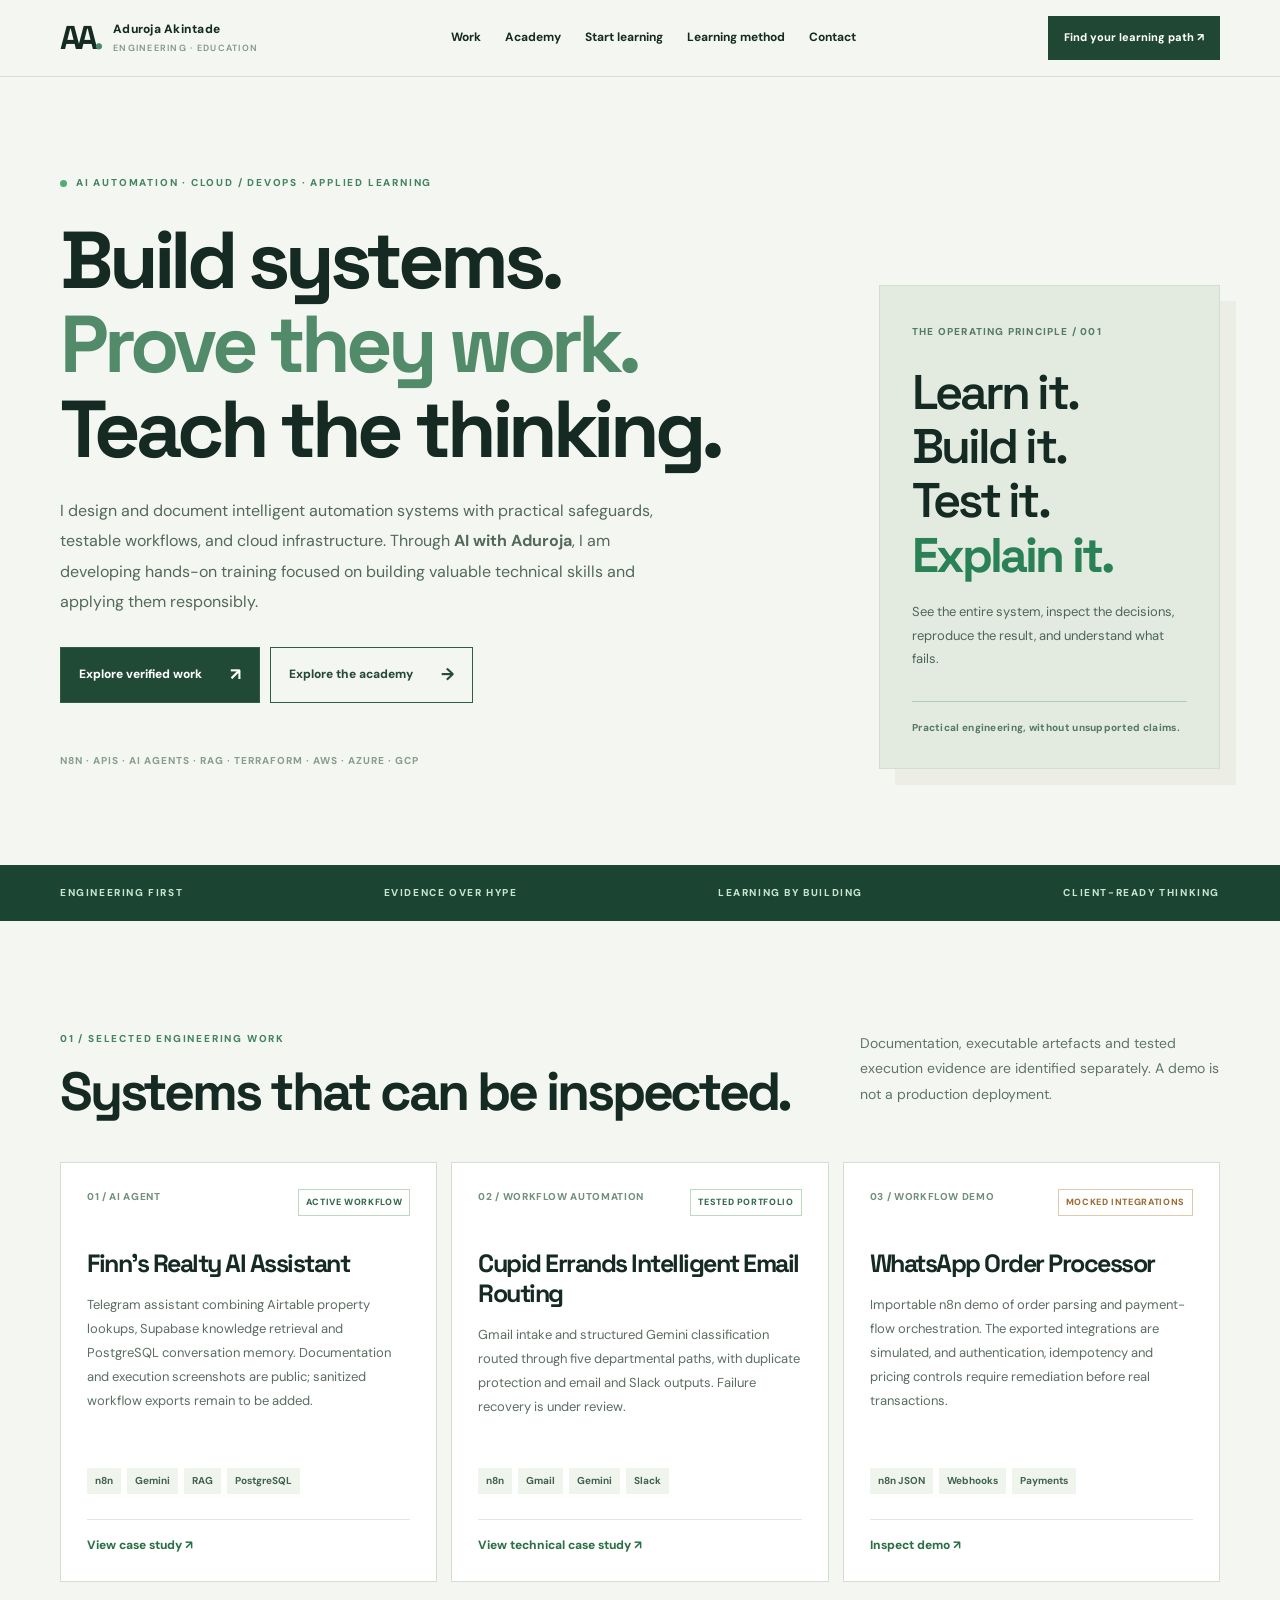
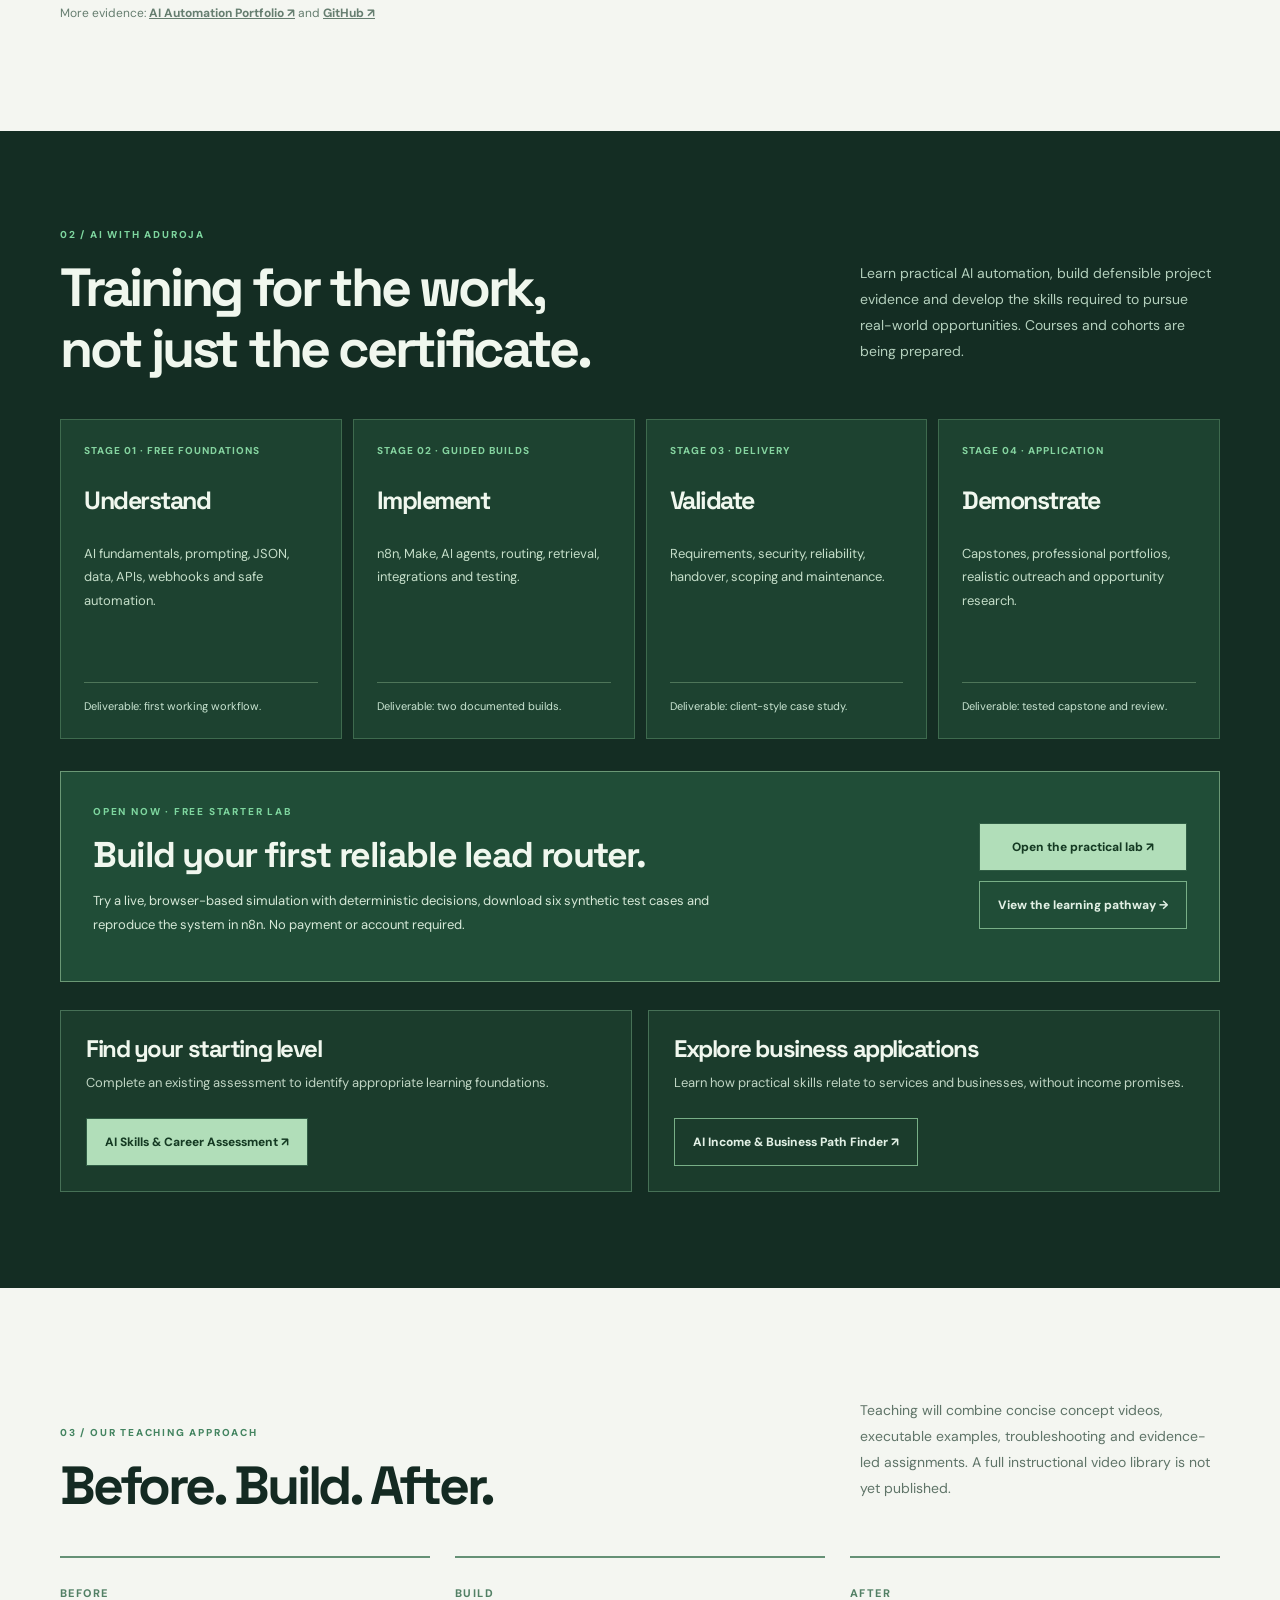
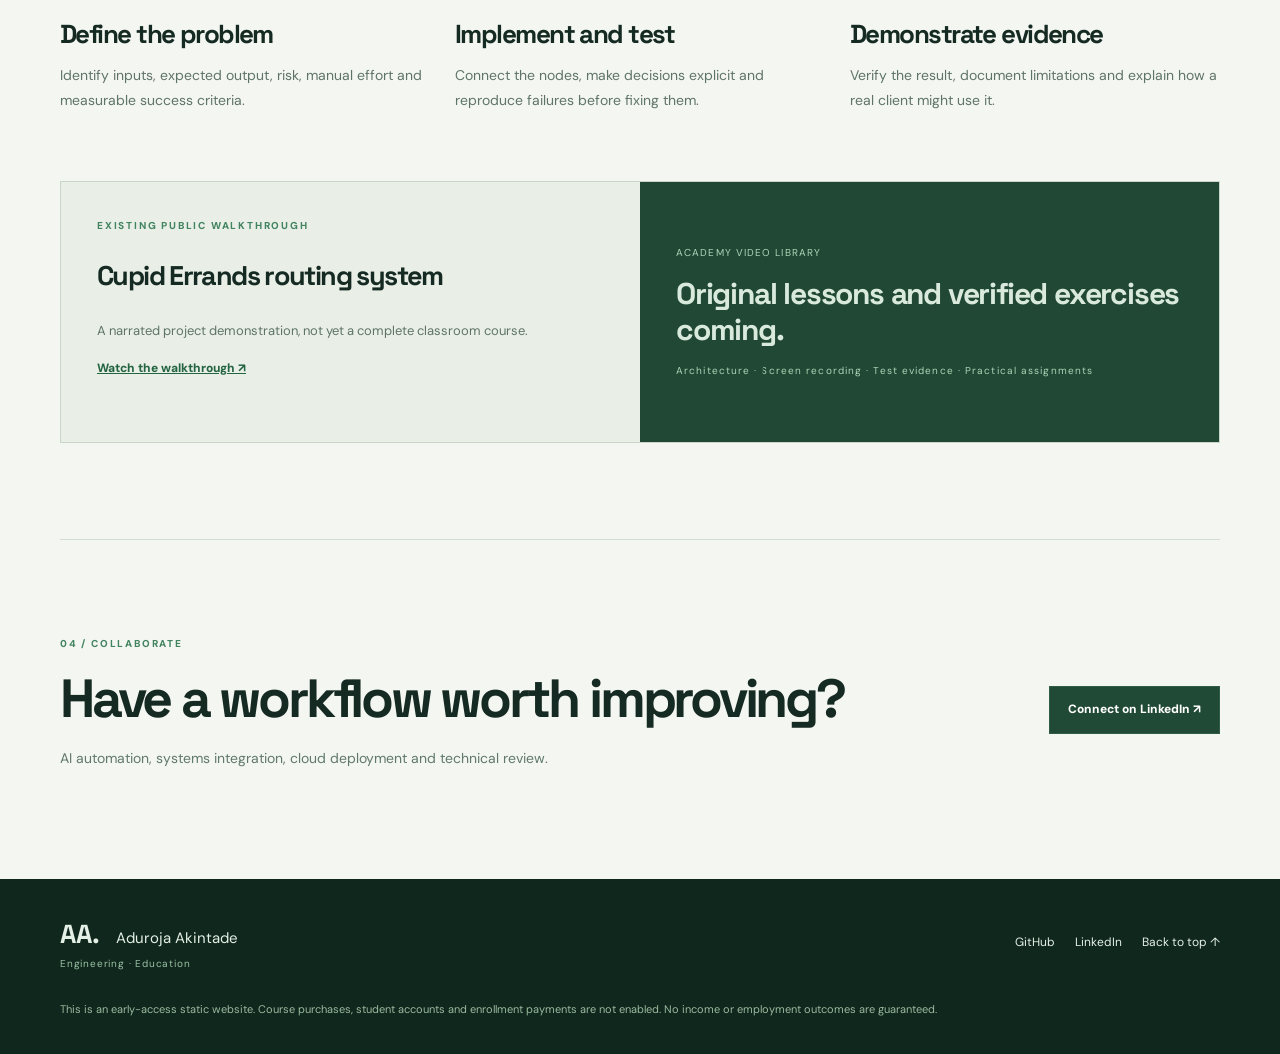
<file: academy-cloudflare/index.html>
<!doctype html>
<html lang="en">
<head>
  <meta charset="utf-8">
  <meta name="viewport" content="width=device-width, initial-scale=1">
  <meta name="theme-color" content="#12291f">
  <meta name="description" content="Aduroja Akintade builds AI automation and cloud systems, with verified engineering case studies and project-based training through AI with Aduroja.">
  <meta property="og:type" content="website">
  <meta property="og:title" content="Aduroja Akintade | AI Automation Engineering & Education">
  <meta property="og:description" content="Working systems. Verified evidence. Practical AI automation training.">
  <title>Aduroja Akintade | AI Automation Engineering & Education</title>
  <link rel="stylesheet" href="./styles.css">
  <link rel="stylesheet" href="./enhancements.css">
</head>
<body id="top">
<a class="skip" href="#main">Skip to content</a>
<header class="topbar">
  <div class="container nav">
    <a href="#top" class="identity" aria-label="Aduroja Akintade, home"><span class="mark">AA<span>.</span></span><span class="wordmark">Aduroja Akintade<small>ENGINEERING · EDUCATION</small></span></a>
    <nav aria-label="Primary navigation" class="nav-links"><a href="#portfolio">Work</a><a href="#academy">Academy</a><a href="./learn/">Start learning</a><a href="#method">Learning method</a><a href="#contact">Contact</a></nav>
    <details class="mobile-menu"><summary>Menu ☰</summary><nav aria-label="Mobile navigation"><a href="#portfolio">Work</a><a href="#academy">Academy</a><a href="./learn/">Start learning</a><a href="#method">Learning method</a><a href="#contact">Contact</a><a href="https://form.jotform.com/262694171630054" target="_blank" rel="noopener noreferrer">Skills assessment ↗</a></nav></details>
    <a class="nav-btn" href="https://form.jotform.com/262694171630054" target="_blank" rel="noopener noreferrer">Find your learning path ↗</a>
  </div>
</header>
<main id="main">
  <section class="hero container">
    <div class="eyebrow"><span class="indicator"></span> AI AUTOMATION · CLOUD / DEVOPS · APPLIED LEARNING</div>
    <div class="hero-layout">
      <div>
        <h1>Build systems.<br><em>Prove they work.</em><br>Teach the thinking.</h1>
        <p class="intro">I design and document intelligent automation systems with practical safeguards, testable workflows, and cloud infrastructure. Through <strong>AI with Aduroja</strong>, I am developing hands-on training focused on building valuable technical skills and applying them responsibly.</p>
        <div class="actions"><a class="button dark" href="#portfolio">Explore verified work <span>↗</span></a><a class="button outline" href="#academy">Explore the academy <span>→</span></a></div>
        <div class="stack">n8n · APIs · AI agents · RAG · Terraform · AWS · Azure · GCP</div>
      </div>
      <aside class="thesis">
        <span class="overline">THE OPERATING PRINCIPLE / 001</span>
        <p class="thesis-title">Learn it.<br>Build it.<br>Test it.<br><strong>Explain it.</strong></p>
        <p class="thesis-copy">See the entire system, inspect the decisions, reproduce the result, and understand what fails.</p>
        <div class="thesis-foot">Practical engineering, without unsupported claims.</div>
      </aside>
    </div>
  </section>
  <div class="band"><div class="container band-content"><span>ENGINEERING FIRST</span><span>EVIDENCE OVER HYPE</span><span>LEARNING BY BUILDING</span><span>CLIENT-READY THINKING</span></div></div>
  <section class="section container" id="portfolio">
    <div class="section-head"><div><div class="eyebrow">01 / SELECTED ENGINEERING WORK</div><h2>Systems that can be inspected.</h2></div><p>Documentation, executable artefacts and tested execution evidence are identified separately. A demo is not a production deployment.</p></div>
    <div class="cards">
      <article class="project"><div class="project-meta"><span>01 / AI AGENT</span><span class="status">ACTIVE WORKFLOW</span></div><h3>Finn's Realty AI Assistant</h3><p>Telegram assistant combining Airtable property lookups, Supabase knowledge retrieval and PostgreSQL conversation memory. Documentation and execution screenshots are public; sanitized workflow exports remain to be added.</p><div class="tags"><span>n8n</span><span>Gemini</span><span>RAG</span><span>PostgreSQL</span></div><a href="https://github.com/aduroja-akintade/ai-automation-portfolio/tree/main/08-finns-realty-ai-assistant" target="_blank" rel="noopener noreferrer">View case study ↗</a></article>
      <article class="project"><div class="project-meta"><span>02 / WORKFLOW AUTOMATION</span><span class="status">TESTED PORTFOLIO</span></div><h3>Cupid Errands Intelligent Email Routing</h3><p>Gmail intake and structured Gemini classification routed through five departmental paths, with duplicate protection and email and Slack outputs. Failure recovery is under review.</p><div class="tags"><span>n8n</span><span>Gmail</span><span>Gemini</span><span>Slack</span></div><a href="./work/cupid-routing.html">View technical case study ↗</a></article>
      <article class="project"><div class="project-meta"><span>03 / WORKFLOW DEMO</span><span class="status caution">MOCKED INTEGRATIONS</span></div><h3>WhatsApp Order Processor</h3><p>Importable n8n demo of order parsing and payment-flow orchestration. The exported integrations are simulated, and authentication, idempotency and pricing controls require remediation before real transactions.</p><div class="tags"><span>n8n JSON</span><span>Webhooks</span><span>Payments</span></div><a href="https://github.com/aduroja-akintade/whatsapp-order-processor" target="_blank" rel="noopener noreferrer">Inspect demo ↗</a></article>
    </div>
    <p class="more">More evidence: <a href="https://github.com/aduroja-akintade/ai-automation-portfolio" target="_blank" rel="noopener noreferrer">AI Automation Portfolio ↗</a> and <a href="https://github.com/aduroja-akintade" target="_blank" rel="noopener noreferrer">GitHub ↗</a></p>
  </section>
  <section class="academy" id="academy">
    <div class="container section">
      <div class="section-head"><div><div class="eyebrow mint">02 / AI WITH ADUROJA</div><h2>Training for the work,<br>not just the certificate.</h2></div><p>Learn practical AI automation, build defensible project evidence and develop the skills required to pursue real-world opportunities. Courses and cohorts are being prepared.</p></div>
      <div class="pathways">
        <article><div class="stage">STAGE 01 · FREE FOUNDATIONS</div><h3>Understand</h3><p>AI fundamentals, prompting, JSON, data, APIs, webhooks and safe automation.</p><small>Deliverable: first working workflow.</small></article>
        <article><div class="stage">STAGE 02 · GUIDED BUILDS</div><h3>Implement</h3><p>n8n, Make, AI agents, routing, retrieval, integrations and testing.</p><small>Deliverable: two documented builds.</small></article>
        <article><div class="stage">STAGE 03 · DELIVERY</div><h3>Validate</h3><p>Requirements, security, reliability, handover, scoping and maintenance.</p><small>Deliverable: client-style case study.</small></article>
        <article><div class="stage">STAGE 04 · APPLICATION</div><h3>Demonstrate</h3><p>Capstones, professional portfolios, realistic outreach and opportunity research.</p><small>Deliverable: tested capstone and review.</small></article>
      </div>
      <div class="phase2-feature"><div><div class="eyebrow mint">OPEN NOW · FREE STARTER LAB</div><h3>Build your first reliable lead router.</h3><p>Try a live, browser-based simulation with deterministic decisions, download six synthetic test cases and reproduce the system in n8n. No payment or account required.</p></div><div class="phase2-feature-actions"><a class="button light" href="./learn/first-workflow.html">Open the practical lab ↗</a><a class="button line-light" href="./learn/">View the learning pathway →</a></div></div>
      <div class="academy-ctas">
        <div><h3>Find your starting level</h3><p>Complete an existing assessment to identify appropriate learning foundations.</p><a class="button light" href="https://form.jotform.com/262694171630054" target="_blank" rel="noopener noreferrer">AI Skills & Career Assessment ↗</a></div>
        <div><h3>Explore business applications</h3><p>Learn how practical skills relate to services and businesses, without income promises.</p><a class="button line-light" href="https://form.jotform.com/262735996569076" target="_blank" rel="noopener noreferrer">AI Income & Business Path Finder ↗</a></div>
      </div>
    </div>
  </section>
  <section class="section container" id="method">
    <div class="section-head"><div><div class="eyebrow">03 / OUR TEACHING APPROACH</div><h2>Before. Build. After.</h2></div><p>Teaching will combine concise concept videos, executable examples, troubleshooting and evidence-led assignments. A full instructional video library is not yet published.</p></div>
    <div class="method">
      <div><span>BEFORE</span><h3>Define the problem</h3><p>Identify inputs, expected output, risk, manual effort and measurable success criteria.</p></div>
      <div><span>BUILD</span><h3>Implement and test</h3><p>Connect the nodes, make decisions explicit and reproduce failures before fixing them.</p></div>
      <div><span>AFTER</span><h3>Demonstrate evidence</h3><p>Verify the result, document limitations and explain how a real client might use it.</p></div>
    </div>
    <div class="resource-panel"><div><span class="eyebrow">EXISTING PUBLIC WALKTHROUGH</span><h3>Cupid Errands routing system</h3><p>A narrated project demonstration, not yet a complete classroom course.</p><a href="https://www.tella.tv/video/ai-email-routing-system-dql7" target="_blank" rel="noopener noreferrer">Watch the walkthrough ↗</a></div><div class="video-coming"><span>ACADEMY VIDEO LIBRARY</span><strong>Original lessons and verified exercises coming.</strong><small>Architecture · Screen recording · Test evidence · Practical assignments</small></div></div>
  </section>
  <section class="contact container section" id="contact"><div><div class="eyebrow">04 / COLLABORATE</div><h2>Have a workflow worth improving?</h2><p>AI automation, systems integration, cloud deployment and technical review.</p></div><a class="button dark" href="https://www.linkedin.com/in/akintade-aduroja" target="_blank" rel="noopener noreferrer">Connect on LinkedIn ↗</a></section>
</main>
<footer class="footer"><div class="container footrow"><div><span class="footmark">AA.</span> Aduroja Akintade <small>Engineering · Education</small></div><nav aria-label="Footer"><a href="https://github.com/aduroja-akintade" target="_blank" rel="noopener noreferrer">GitHub</a><a href="https://www.linkedin.com/in/akintade-aduroja" target="_blank" rel="noopener noreferrer">LinkedIn</a><a href="#top">Back to top ↑</a></nav></div><p class="container disclaimer">This is an early-access static website. Course purchases, student accounts and enrollment payments are not enabled. No income or employment outcomes are guaranteed.</p></footer>
</body>
</html>
</file>
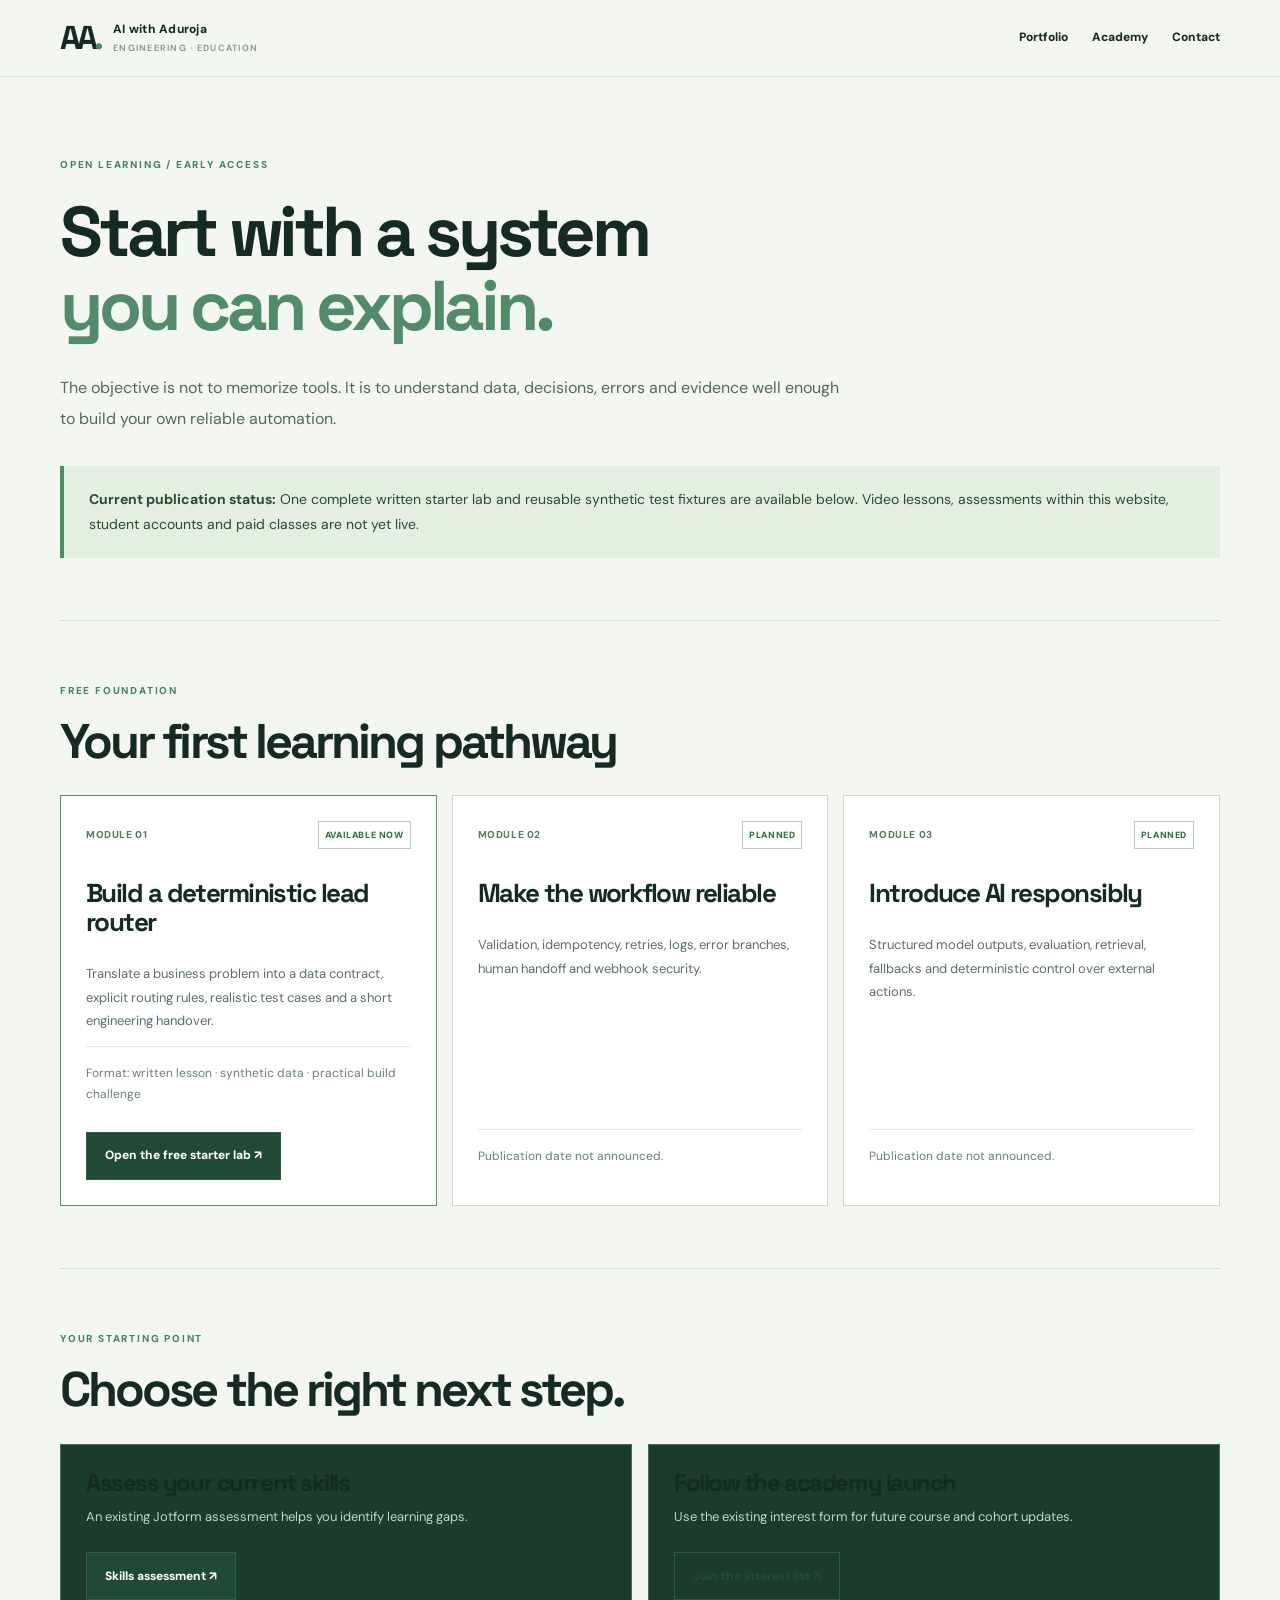
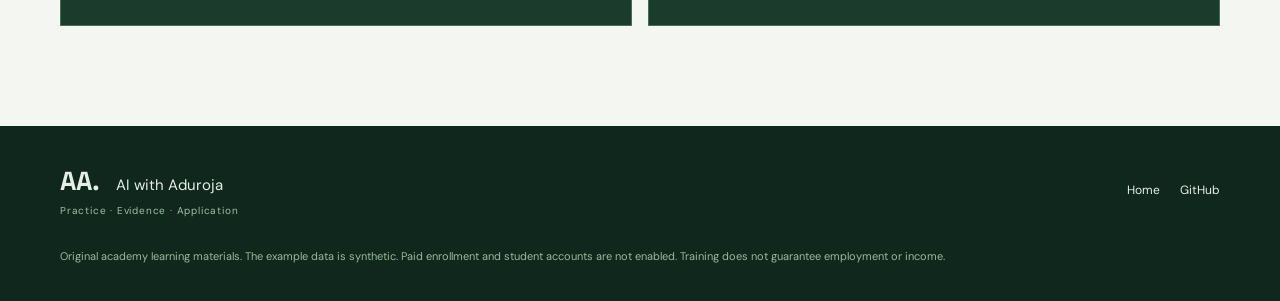
<file: academy-cloudflare/learn/index.html>
<!doctype html>
<html lang="en">
<head>
<meta charset="utf-8"><meta name="viewport" content="width=device-width, initial-scale=1">
<meta name="description" content="Begin learning practical AI automation with free original labs and a clear pathway from basic data handling to client-ready systems.">
<title>Start Learning | AI with Aduroja</title>
<link rel="stylesheet" href="../styles.css"><link rel="stylesheet" href="../enhancements.css">
</head>
<body>
<a class="skip" href="#main">Skip to content</a>
<header class="topbar"><div class="container nav"><a class="identity" href="../"><span class="mark">AA<span>.</span></span><span class="wordmark">AI with Aduroja<small>ENGINEERING · EDUCATION</small></span></a><nav aria-label="Site navigation" class="learning-header-links"><a href="../#portfolio">Portfolio</a><a href="../#academy">Academy</a><a href="../#contact">Contact</a></nav></div></header>
<main id="main" class="container curriculum-main">
  <div class="eyebrow">OPEN LEARNING / EARLY ACCESS</div>
  <h1>Start with a system<br><em>you can explain.</em></h1>
  <p class="intro">The objective is not to memorize tools. It is to understand data, decisions, errors and evidence well enough to build your own reliable automation.</p>
  <div class="notice"><strong>Current publication status:</strong> One complete written starter lab and reusable synthetic test fixtures are available below. Video lessons, assessments within this website, student accounts and paid classes are not yet live.</div>
  <section class="curriculum-section" aria-labelledby="pathway-title">
  <div class="eyebrow">FREE FOUNDATION</div><h2 id="pathway-title">Your first learning pathway</h2>
  <div class="curriculum-cards">
    <article class="curriculum-card available">
      <span class="module-id">MODULE 01 <strong>AVAILABLE NOW</strong></span>
      <h3>Build a deterministic lead router</h3>
      <p>Translate a business problem into a data contract, explicit routing rules, realistic test cases and a short engineering handover.</p>
      <p class="small-line">Format: written lesson · synthetic data · practical build challenge</p>
      <a class="button dark" href="./first-workflow.html">Open the free starter lab ↗</a>
    </article>
    <article class="curriculum-card">
      <span class="module-id">MODULE 02 <strong>PLANNED</strong></span>
      <h3>Make the workflow reliable</h3>
      <p>Validation, idempotency, retries, logs, error branches, human handoff and webhook security.</p>
      <p class="small-line">Publication date not announced.</p>
    </article>
    <article class="curriculum-card">
      <span class="module-id">MODULE 03 <strong>PLANNED</strong></span>
      <h3>Introduce AI responsibly</h3>
      <p>Structured model outputs, evaluation, retrieval, fallbacks and deterministic control over external actions.</p>
      <p class="small-line">Publication date not announced.</p>
    </article>
  </div></section>
  <section class="curriculum-section">
    <div class="eyebrow">YOUR STARTING POINT</div><h2>Choose the right next step.</h2>
    <div class="academy-ctas light-mode"><div><h3>Assess your current skills</h3><p>An existing Jotform assessment helps you identify learning gaps.</p><a class="button dark" href="https://form.jotform.com/262694171630054" target="_blank" rel="noopener noreferrer">Skills assessment ↗</a></div><div><h3>Follow the academy launch</h3><p>Use the existing interest form for future course and cohort updates.</p><a class="button outline" href="https://form.jotform.com/262201894674058" target="_blank" rel="noopener noreferrer">Join the interest list ↗</a></div></div>
  </section>
</main>
<footer class="footer"><div class="container footrow"><div><span class="footmark">AA.</span> AI with Aduroja<small>Practice · Evidence · Application</small></div><nav aria-label="Footer"><a href="../">Home</a><a href="https://github.com/aduroja-akintade" target="_blank" rel="noopener noreferrer">GitHub</a></nav></div><p class="container disclaimer">Original academy learning materials. The example data is synthetic. Paid enrollment and student accounts are not enabled. Training does not guarantee employment or income.</p></footer>
</body></html>
</file>
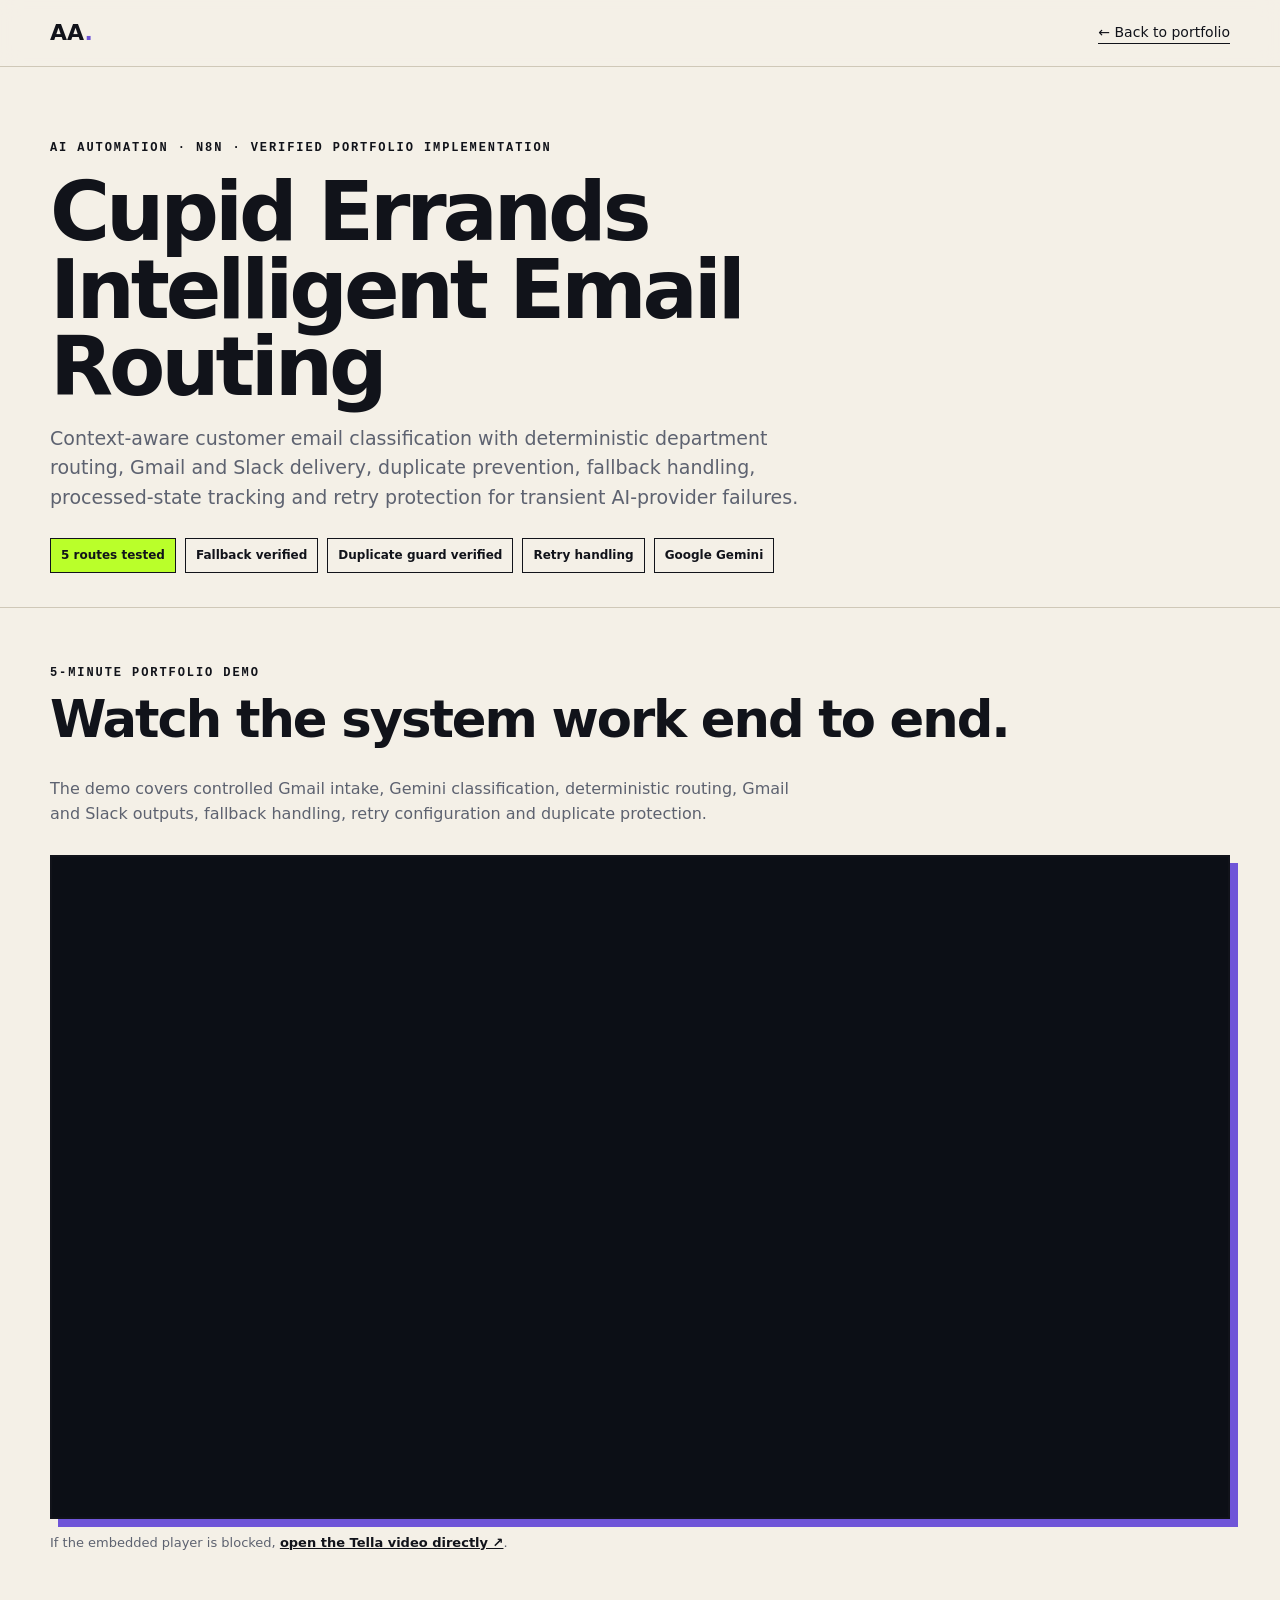
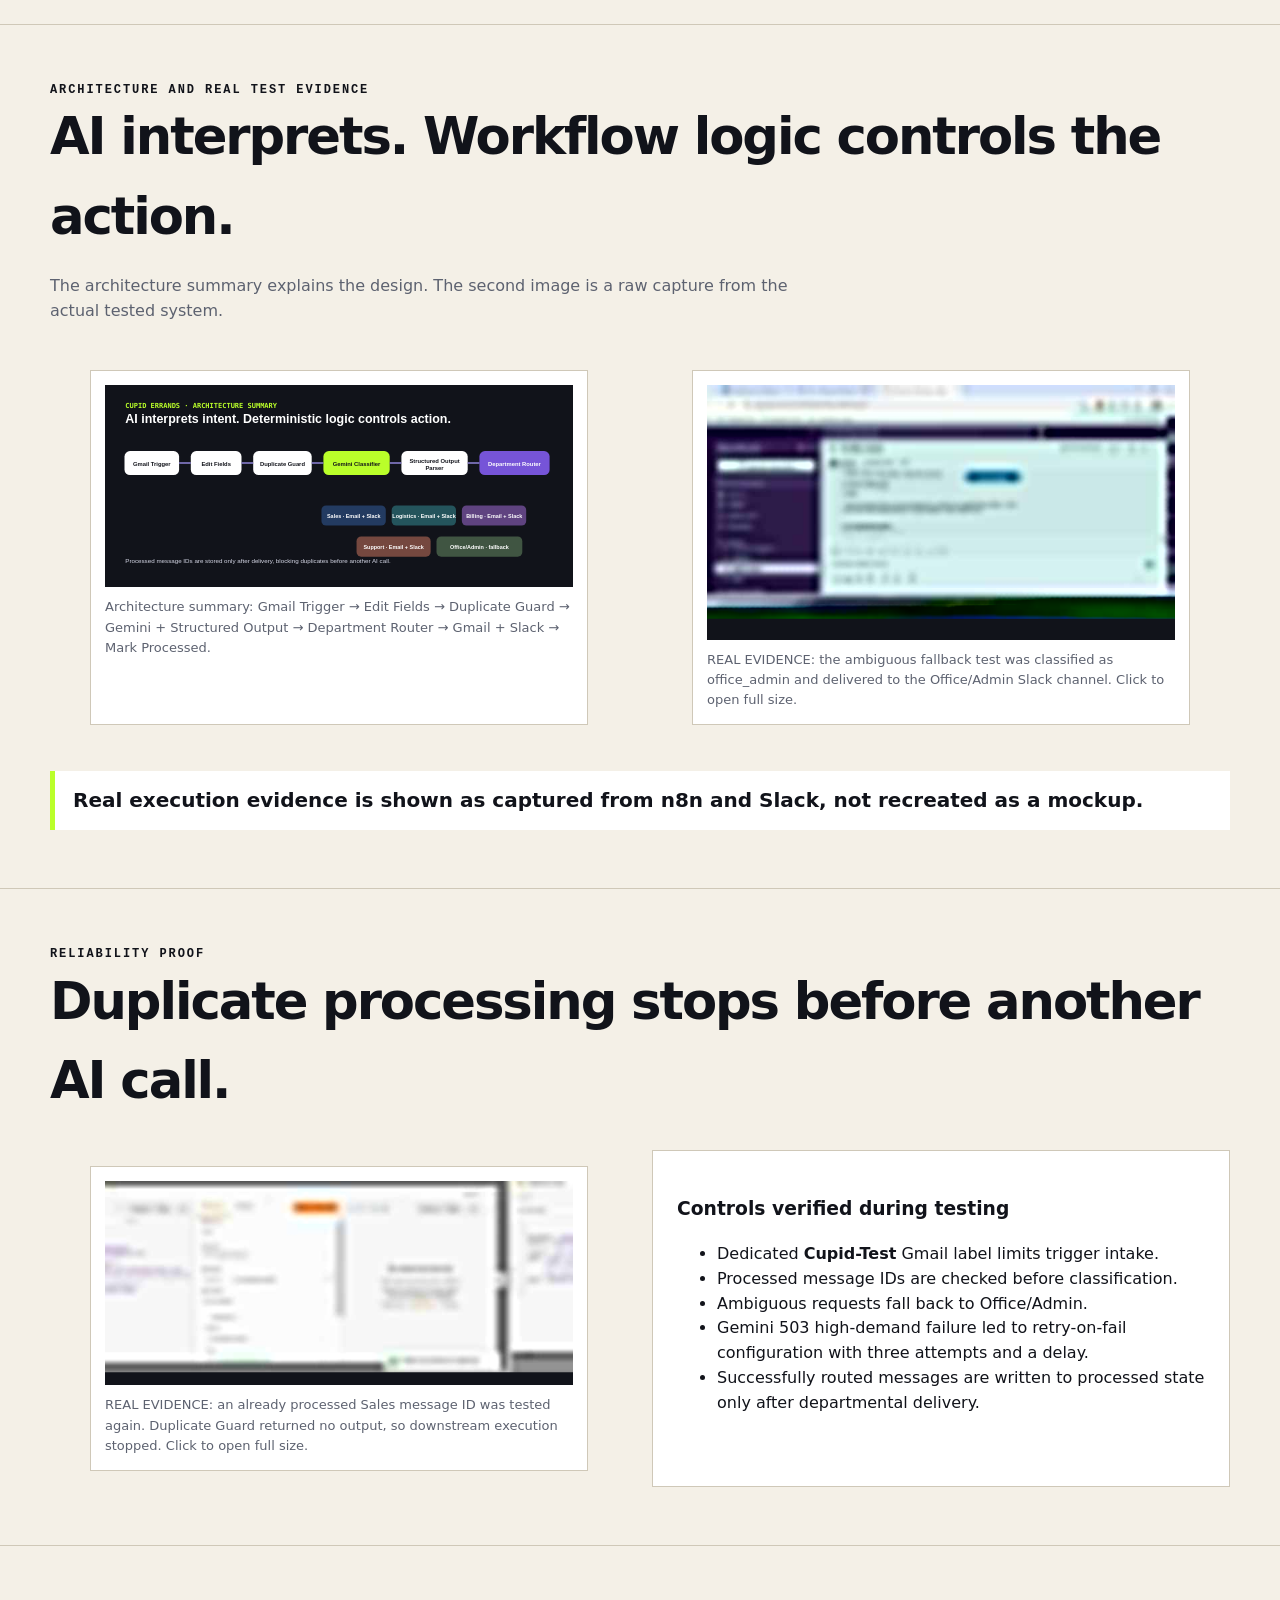
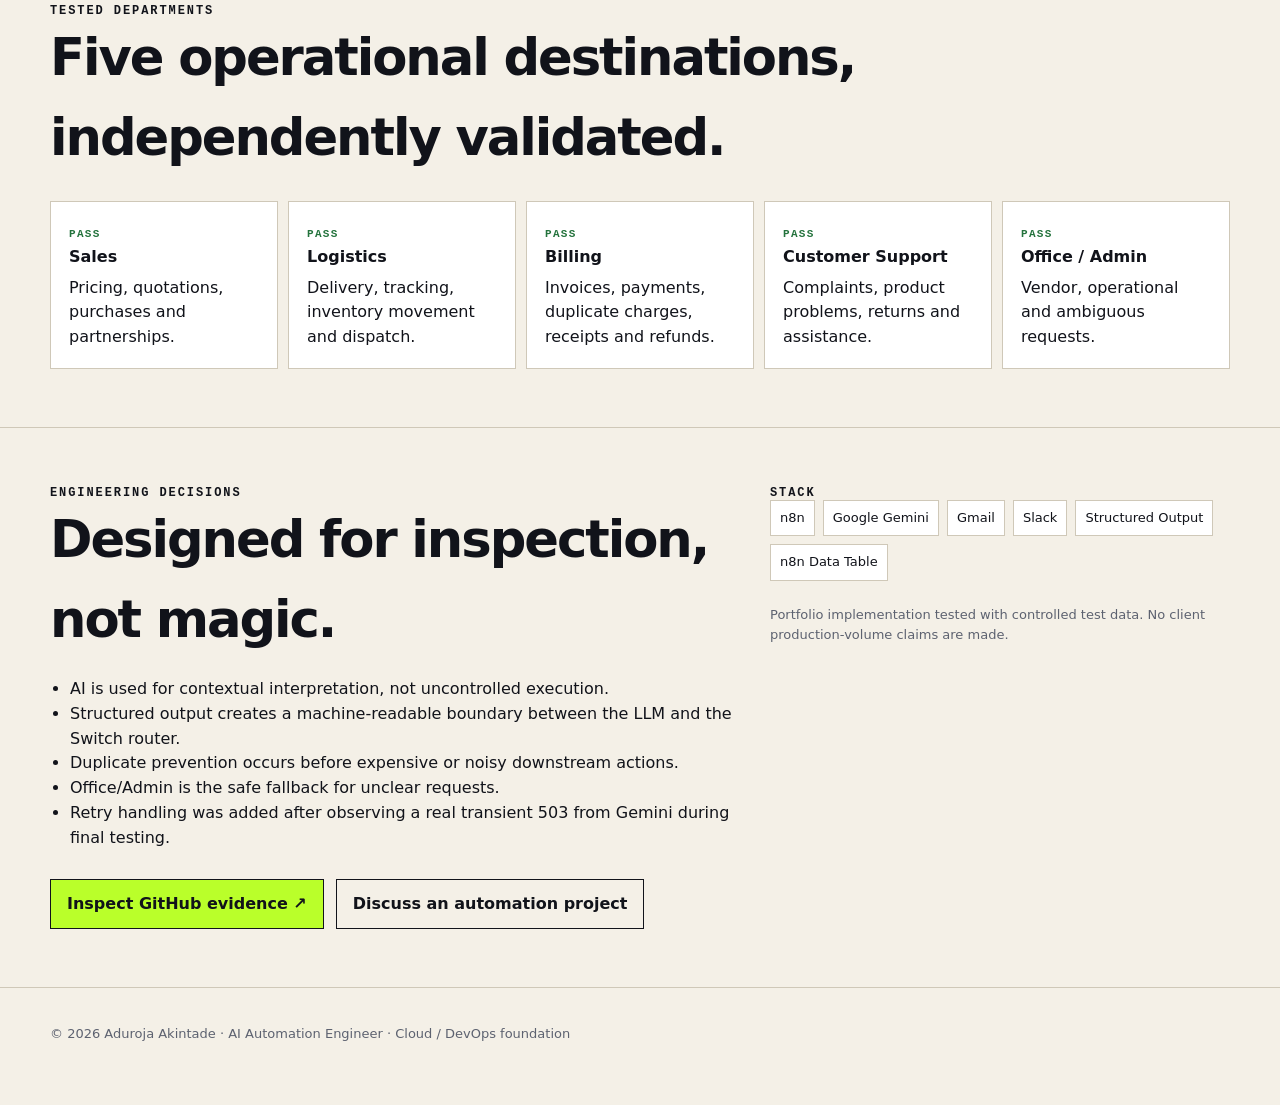
<file: cupid.html>
<!doctype html>
<html lang="en">
<head>
<meta charset="utf-8"><meta name="viewport" content="width=device-width,initial-scale=1"><meta name="description" content="Cupid Errands Intelligent Email Routing, an n8n AI automation case study by Aduroja Akintade."><title>Cupid Errands Intelligent Email Routing | Aduroja Akintade</title>
<style>
:root{--ink:#11131a;--paper:#f4f0e7;--lime:#baff2a;--line:#cfc8b8;--muted:#5d6270;--purple:#6f55d8}*{box-sizing:border-box}body{margin:0;background:var(--paper);color:var(--ink);font-family:Inter,ui-sans-serif,system-ui,-apple-system,BlinkMacSystemFont,"Segoe UI",sans-serif;line-height:1.55}.wrap{width:min(1180px,calc(100% - 36px));margin:auto}.nav{position:sticky;top:0;z-index:5;background:rgba(244,240,231,.94);border-bottom:1px solid var(--line);backdrop-filter:blur(10px)}.nav .wrap{display:flex;justify-content:space-between;align-items:center;padding:16px 0}.brand{font-weight:900;text-decoration:none;color:var(--ink);font-size:22px}.brand span{color:var(--purple)}.nav a.back{font-size:14px;color:var(--ink);text-decoration:none;border-bottom:1px solid var(--ink)}.hero{padding:74px 0 34px;border-bottom:1px solid var(--line)}.eyebrow{font:700 12px/1.2 ui-monospace,monospace;letter-spacing:.16em;text-transform:uppercase}.hero h1{font-size:clamp(42px,7vw,82px);line-height:.94;letter-spacing:-.05em;max-width:1000px;margin:18px 0}.hero p{max-width:760px;font-size:19px;color:var(--muted)}.badges{display:flex;flex-wrap:wrap;gap:9px;margin-top:26px}.badge{padding:7px 10px;border:1px solid var(--ink);font-size:12px;font-weight:700}.badge.lime{background:var(--lime)}.section{padding:58px 0;border-bottom:1px solid var(--line)}.section h2{font-size:clamp(30px,4vw,52px);letter-spacing:-.04em;margin:0 0 18px}.section-lead{max-width:760px;color:var(--muted)}.video-shell{position:relative;width:100%;aspect-ratio:16/9;background:#0c0f16;border:2px solid var(--ink);box-shadow:8px 8px 0 var(--purple);overflow:hidden;margin-top:28px}.video-shell iframe{position:absolute;inset:0;width:100%;height:100%;border:0}.fallback{margin-top:14px;font-size:13px;color:var(--muted)}.fallback a{color:var(--ink);font-weight:700}.proof-grid{display:grid;grid-template-columns:1fr 1fr;gap:24px;margin-top:30px}.proof{background:#fff;border:1px solid var(--line);padding:14px}.proof img{display:block;width:100%;height:auto;background:#11131a}.proof a{display:block}.proof figcaption{font-size:13px;color:var(--muted);margin-top:10px}.route-grid{display:grid;grid-template-columns:repeat(5,1fr);gap:10px;margin-top:24px}.route{border:1px solid var(--line);padding:18px;background:#fff}.route b{display:block;margin-bottom:6px}.pass{color:#24733d;font:700 11px ui-monospace,monospace;letter-spacing:.12em}.takeaway{margin:30px 0 0;border-left:5px solid var(--lime);padding:14px 18px;background:#fff;font-size:20px;font-weight:700}.actions{display:flex;gap:12px;flex-wrap:wrap;margin-top:28px}.btn{display:inline-block;text-decoration:none;color:var(--ink);border:1px solid var(--ink);padding:12px 16px;font-weight:800}.btn.primary{background:var(--lime)}.details{display:grid;grid-template-columns:1.2fr .8fr;gap:30px}.details ul{padding-left:20px}.stack{display:flex;flex-wrap:wrap;gap:8px}.stack span{border:1px solid var(--line);padding:7px 9px;background:#fff;font-size:13px}.footer{padding:36px 0 60px;font-size:13px;color:var(--muted)}@media(max-width:850px){.proof-grid,.details{grid-template-columns:1fr}.route-grid{grid-template-columns:1fr 1fr}.hero{padding-top:48px}}@media(max-width:520px){.route-grid{grid-template-columns:1fr}.wrap{width:min(100% - 24px,1180px)}}
</style>
</head>
<body>
<header class="nav"><div class="wrap"><a class="brand" href="index.html">AA<span>.</span></a><a class="back" href="index.html#work">← Back to portfolio</a></div></header>
<main>
<section class="hero"><div class="wrap"><div class="eyebrow">AI Automation · n8n · Verified portfolio implementation</div><h1>Cupid Errands Intelligent Email Routing</h1><p>Context-aware customer email classification with deterministic department routing, Gmail and Slack delivery, duplicate prevention, fallback handling, processed-state tracking and retry protection for transient AI-provider failures.</p><div class="badges"><span class="badge lime">5 routes tested</span><span class="badge">Fallback verified</span><span class="badge">Duplicate guard verified</span><span class="badge">Retry handling</span><span class="badge">Google Gemini</span></div></div></section>
<section class="section"><div class="wrap"><div class="eyebrow">5-minute portfolio demo</div><h2>Watch the system work end to end.</h2><p class="section-lead">The demo covers controlled Gmail intake, Gemini classification, deterministic routing, Gmail and Slack outputs, fallback handling, retry configuration and duplicate protection.</p><div class="video-shell"><iframe src="https://www.tella.tv/video/ai-email-routing-system-dql7/embed" title="Cupid Errands AI Email Routing System demo" loading="lazy" allow="autoplay; fullscreen; picture-in-picture" allowfullscreen></iframe></div><p class="fallback">If the embedded player is blocked, <a href="https://www.tella.tv/video/ai-email-routing-system-dql7" target="_blank" rel="noreferrer">open the Tella video directly ↗</a>.</p></div></section>
<section class="section"><div class="wrap"><div class="eyebrow">Architecture and real test evidence</div><h2>AI interprets. Workflow logic controls the action.</h2><p class="section-lead">The architecture summary explains the design. The second image is a raw capture from the actual tested system.</p><div class="proof-grid"><figure class="proof"><a href="assets/cupid-architecture.svg" target="_blank"><img src="assets/cupid-architecture.svg" alt="Cupid Errands workflow architecture summary"></a><figcaption>Architecture summary: Gmail Trigger → Edit Fields → Duplicate Guard → Gemini + Structured Output → Department Router → Gmail + Slack → Mark Processed.</figcaption></figure><figure class="proof"><a href="assets/cupid-fallback-real.jpg" target="_blank"><img src="assets/cupid-fallback-real.jpg" alt="Real Office Admin fallback Slack evidence"></a><figcaption>REAL EVIDENCE: the ambiguous fallback test was classified as office_admin and delivered to the Office/Admin Slack channel. Click to open full size.</figcaption></figure></div><p class="takeaway">Real execution evidence is shown as captured from n8n and Slack, not recreated as a mockup.</p></div></section>
<section class="section"><div class="wrap"><div class="eyebrow">Reliability proof</div><h2>Duplicate processing stops before another AI call.</h2><div class="proof-grid"><figure class="proof"><a href="assets/cupid-duplicate-guard-real.jpg" target="_blank"><img src="assets/cupid-duplicate-guard-real.jpg" alt="Real Duplicate Guard no-output proof"></a><figcaption>REAL EVIDENCE: an already processed Sales message ID was tested again. Duplicate Guard returned no output, so downstream execution stopped. Click to open full size.</figcaption></figure><div class="proof" style="padding:24px"><h3>Controls verified during testing</h3><ul><li>Dedicated <strong>Cupid-Test</strong> Gmail label limits trigger intake.</li><li>Processed message IDs are checked before classification.</li><li>Ambiguous requests fall back to Office/Admin.</li><li>Gemini 503 high-demand failure led to retry-on-fail configuration with three attempts and a delay.</li><li>Successfully routed messages are written to processed state only after departmental delivery.</li></ul></div></div></div></section>
<section class="section"><div class="wrap"><div class="eyebrow">Tested departments</div><h2>Five operational destinations, independently validated.</h2><div class="route-grid"><div class="route"><span class="pass">PASS</span><b>Sales</b><span>Pricing, quotations, purchases and partnerships.</span></div><div class="route"><span class="pass">PASS</span><b>Logistics</b><span>Delivery, tracking, inventory movement and dispatch.</span></div><div class="route"><span class="pass">PASS</span><b>Billing</b><span>Invoices, payments, duplicate charges, receipts and refunds.</span></div><div class="route"><span class="pass">PASS</span><b>Customer Support</b><span>Complaints, product problems, returns and assistance.</span></div><div class="route"><span class="pass">PASS</span><b>Office / Admin</b><span>Vendor, operational and ambiguous requests.</span></div></div></div></section>
<section class="section"><div class="wrap details"><div><div class="eyebrow">Engineering decisions</div><h2>Designed for inspection, not magic.</h2><ul><li>AI is used for contextual interpretation, not uncontrolled execution.</li><li>Structured output creates a machine-readable boundary between the LLM and the Switch router.</li><li>Duplicate prevention occurs before expensive or noisy downstream actions.</li><li>Office/Admin is the safe fallback for unclear requests.</li><li>Retry handling was added after observing a real transient 503 from Gemini during final testing.</li></ul><div class="actions"><a class="btn primary" href="https://github.com/aduroja-akintade/ai-automation-portfolio/tree/main/03-cupid-intelligent-email-routing" target="_blank" rel="noreferrer">Inspect GitHub evidence ↗</a><a class="btn" href="index.html#contact">Discuss an automation project</a></div></div><div><div class="eyebrow">Stack</div><div class="stack"><span>n8n</span><span>Google Gemini</span><span>Gmail</span><span>Slack</span><span>Structured Output</span><span>n8n Data Table</span></div><p style="margin-top:24px;color:var(--muted);font-size:13px">Portfolio implementation tested with controlled test data. No client production-volume claims are made.</p></div></div></section>
</main><footer class="footer"><div class="wrap">© 2026 Aduroja Akintade · AI Automation Engineer · Cloud / DevOps foundation</div></footer>
</body></html>
</file>
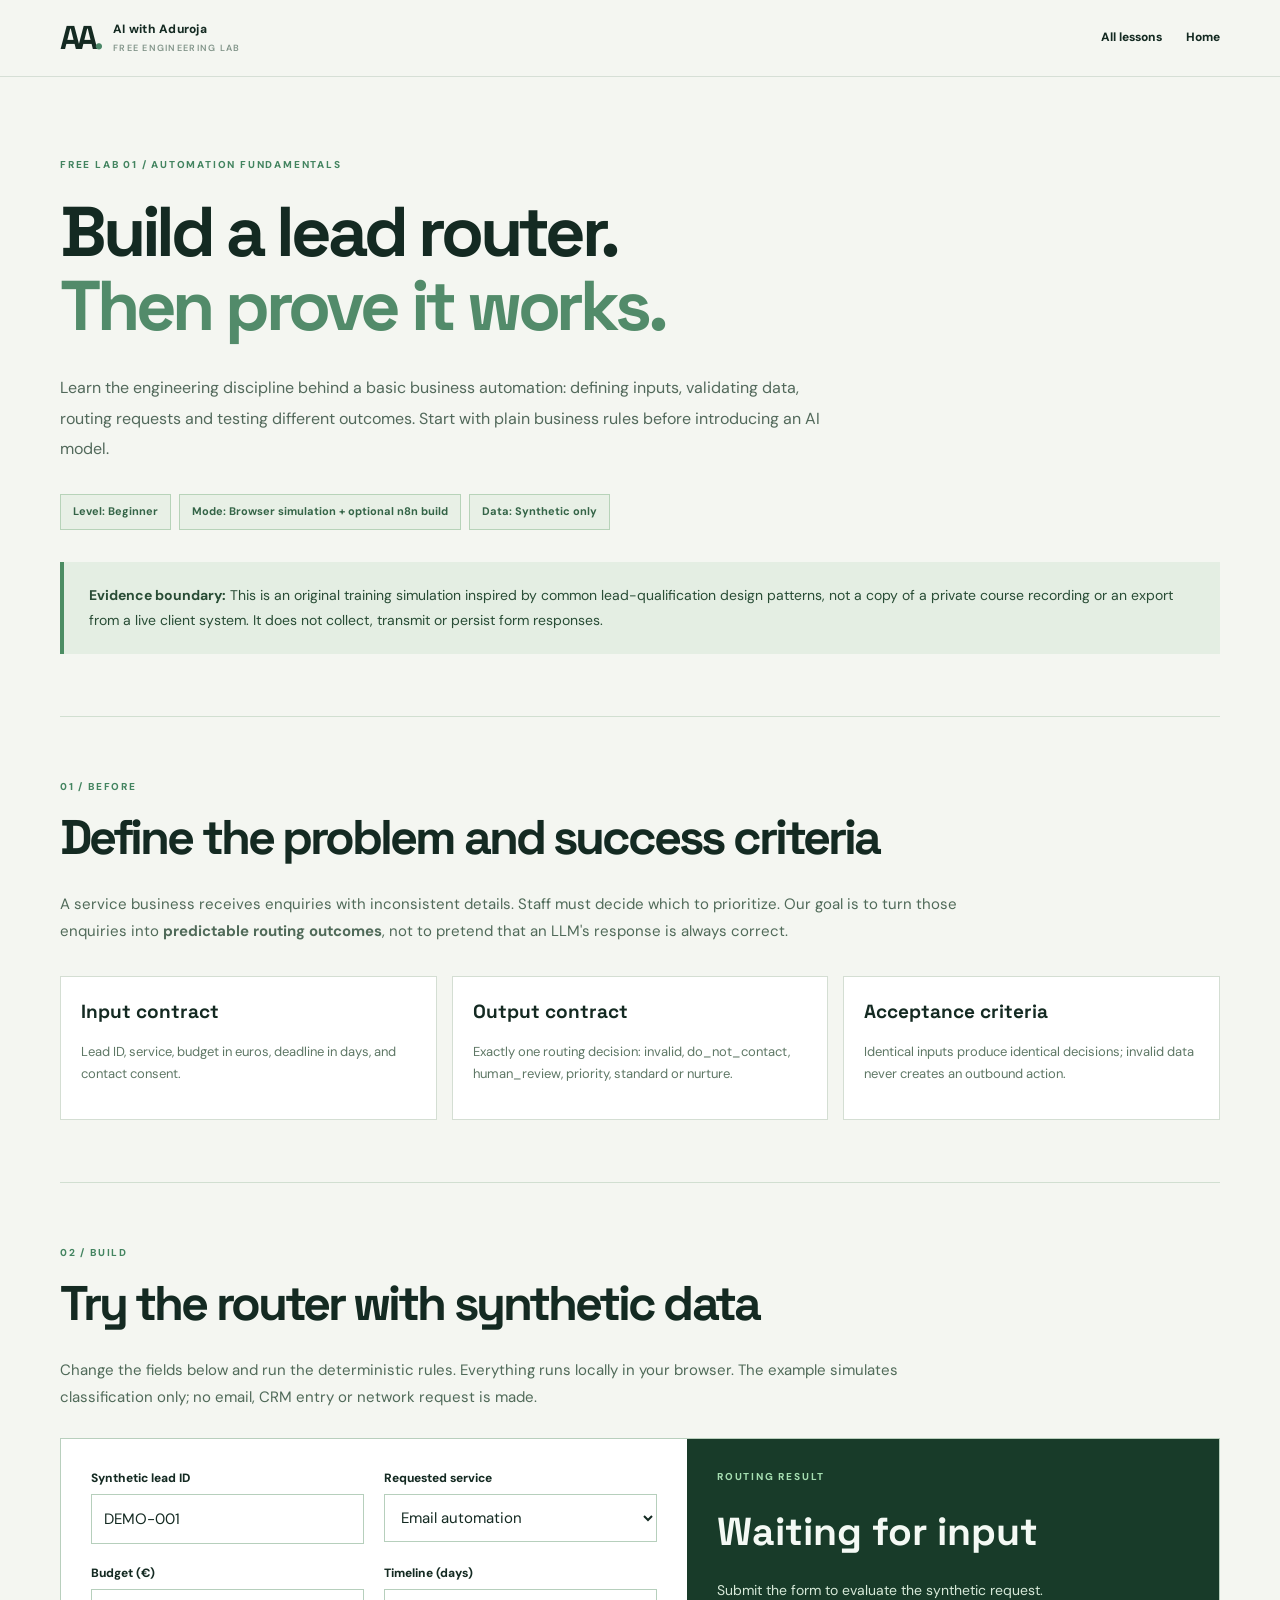
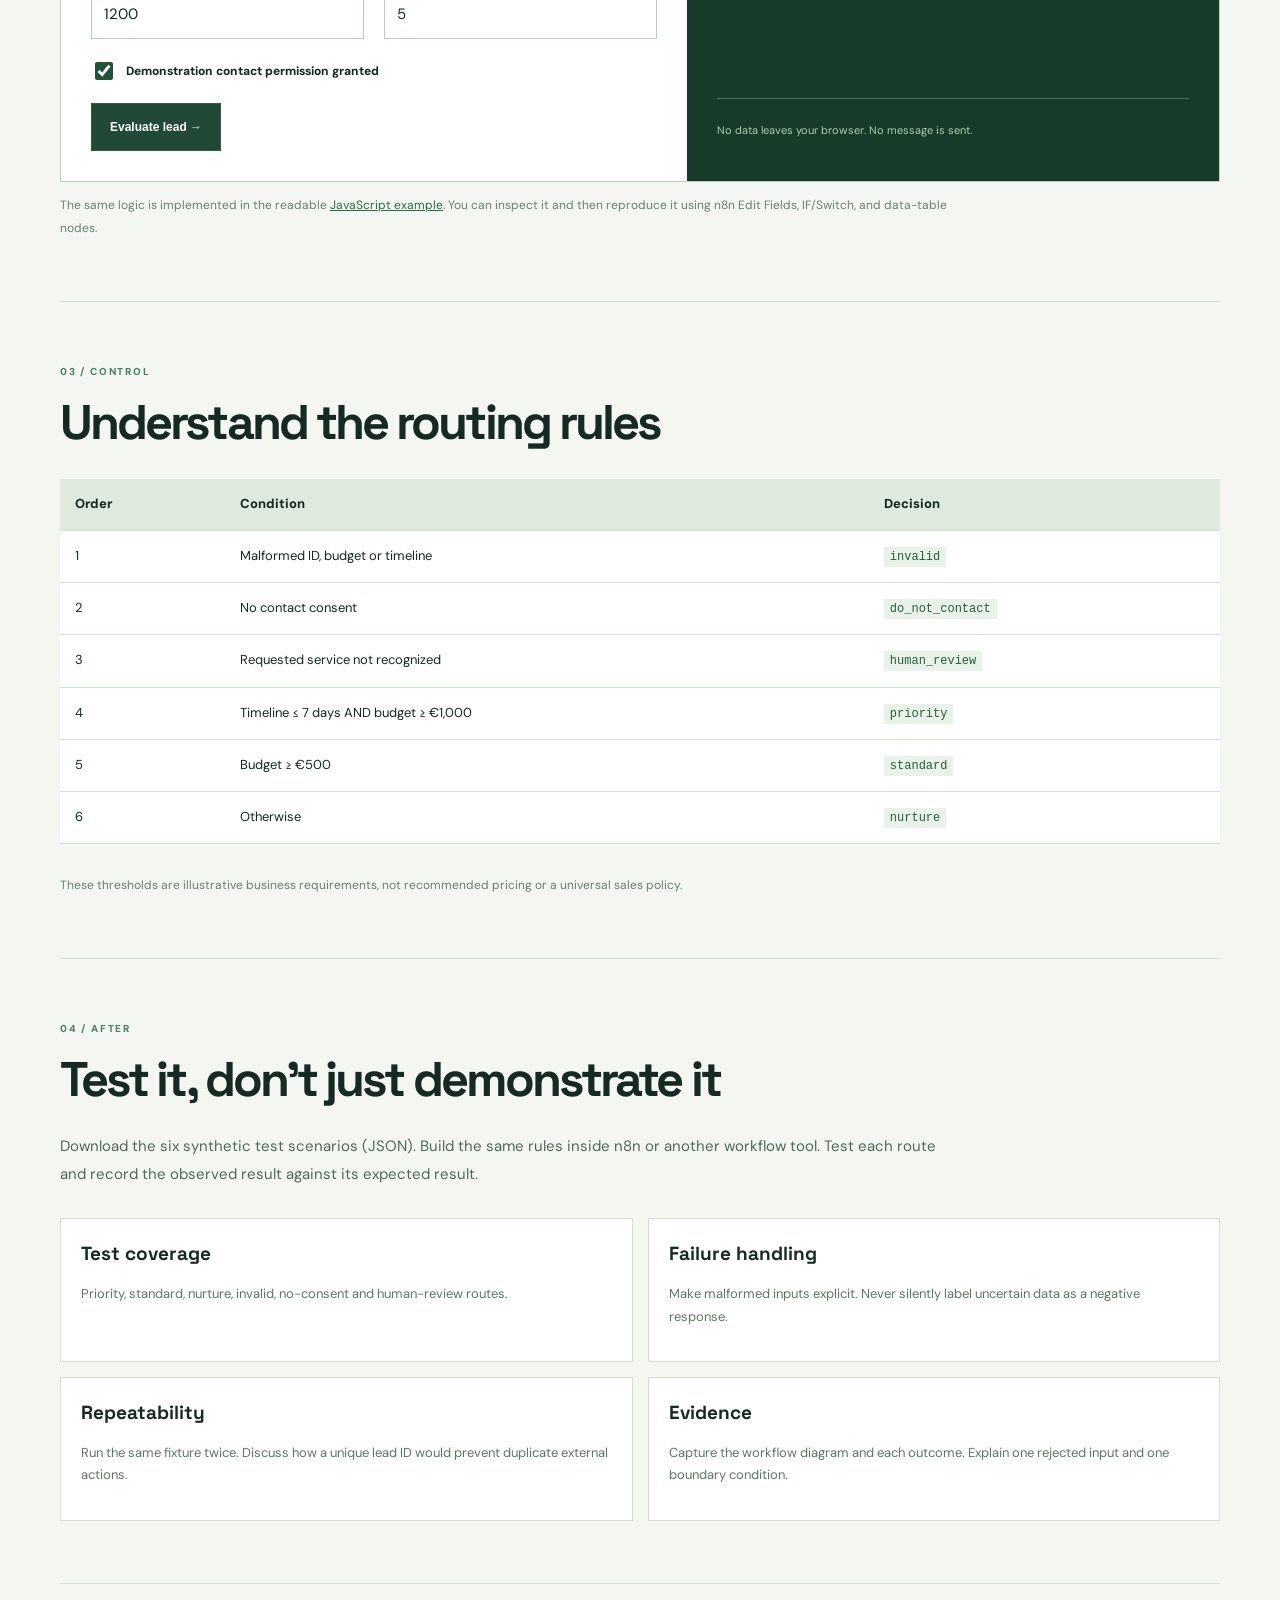
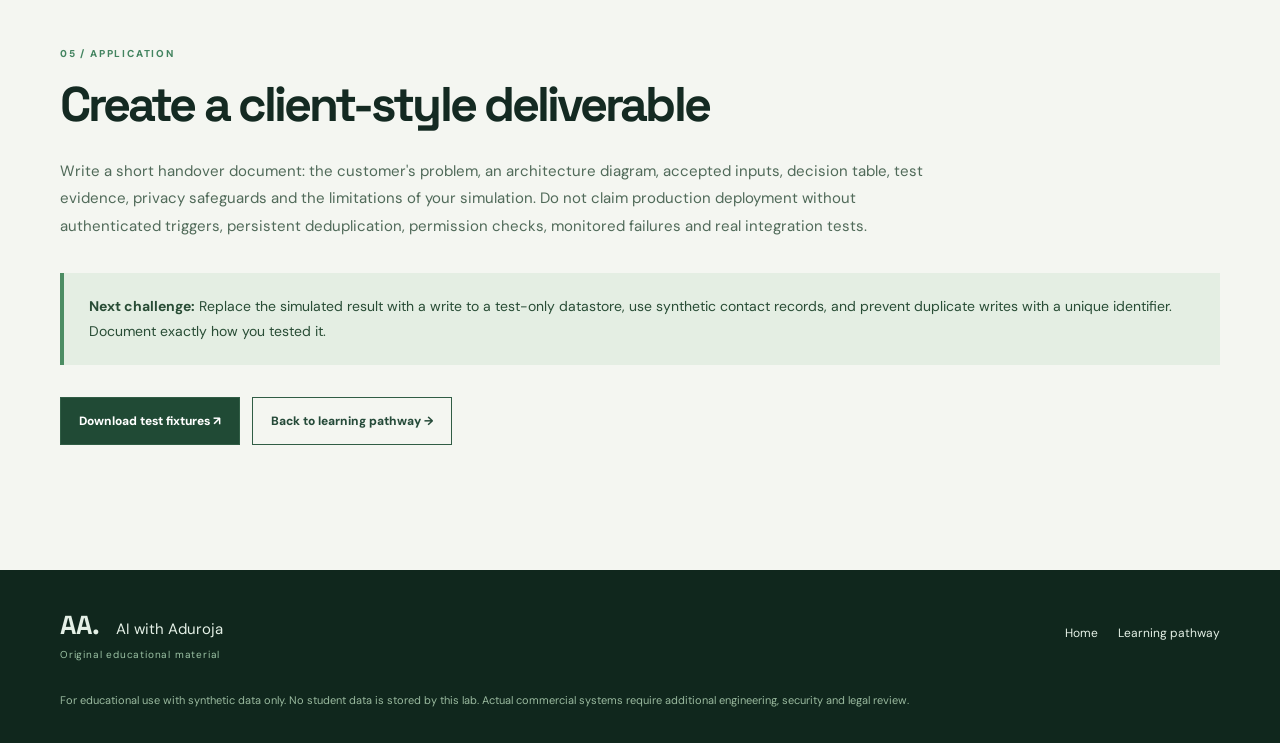
<file: academy-cloudflare/learn/first-workflow.html>
<!doctype html>
<html lang="en">
<head><meta charset="utf-8"><meta name="viewport" content="width=device-width, initial-scale=1">
<meta name="description" content="A free original AI automation starter lab: design, test and explain a deterministic lead qualification workflow.">
<title>Free Starter Lab: Lead Qualification | AI with Aduroja</title>
<link rel="stylesheet" href="../styles.css"><link rel="stylesheet" href="../enhancements.css">
<script src="./lead-router.js" defer></script></head>
<body>
<a class="skip" href="#main">Skip to content</a>
<header class="topbar"><div class="container nav"><a class="identity" href="../"><span class="mark">AA<span>.</span></span><span class="wordmark">AI with Aduroja<small>FREE ENGINEERING LAB</small></span></a><nav aria-label="Breadcrumb" class="learning-header-links"><a href="./">All lessons</a><a href="../">Home</a></nav></div></header>
<main id="main" class="container lesson">
<div class="eyebrow">FREE LAB 01 / AUTOMATION FUNDAMENTALS</div>
<h1>Build a lead router.<br><em>Then prove it works.</em></h1>
<p class="intro">Learn the engineering discipline behind a basic business automation: defining inputs, validating data, routing requests and testing different outcomes. Start with plain business rules before introducing an AI model.</p>
<div class="lesson-facts"><span>Level: Beginner</span><span>Mode: Browser simulation + optional n8n build</span><span>Data: Synthetic only</span></div>
<aside class="notice"><strong>Evidence boundary:</strong> This is an original training simulation inspired by common lead-qualification design patterns, not a copy of a private course recording or an export from a live client system. It does not collect, transmit or persist form responses.</aside>
<section aria-labelledby="before" class="lesson-step"><div class="eyebrow">01 / BEFORE</div><h2 id="before">Define the problem and success criteria</h2>
<p>A service business receives enquiries with inconsistent details. Staff must decide which to prioritize. Our goal is to turn those enquiries into <strong>predictable routing outcomes</strong>, not to pretend that an LLM's response is always correct.</p>
<div class="rule-grid"><div><strong>Input contract</strong><p>Lead ID, service, budget in euros, deadline in days, and contact consent.</p></div><div><strong>Output contract</strong><p>Exactly one routing decision: invalid, do_not_contact, human_review, priority, standard or nurture.</p></div><div><strong>Acceptance criteria</strong><p>Identical inputs produce identical decisions; invalid data never creates an outbound action.</p></div></div>
</section>
<section aria-labelledby="build" class="lesson-step"><div class="eyebrow">02 / BUILD</div><h2 id="build">Try the router with synthetic data</h2>
<p>Change the fields below and run the deterministic rules. Everything runs locally in your browser. The example simulates classification only; no email, CRM entry or network request is made.</p>
<div class="lab-panel">
<form id="lead-form" class="lab-form">
 <div class="field"><label for="lead-id">Synthetic lead ID</label><input id="lead-id" name="leadId" type="text" value="DEMO-001" maxlength="40" required></div>
 <div class="field"><label for="service">Requested service</label><select id="service" name="service"><option value="email_automation">Email automation</option><option value="ai_assistant">AI assistant</option><option value="crm_integration">CRM integration</option><option value="unknown_service">Unrecognized service</option></select></div>
 <div class="field"><label for="budget">Budget (€)</label><input id="budget" name="budget" type="number" value="1200" step="1" min="0" max="1000000" required></div>
 <div class="field"><label for="timeline">Timeline (days)</label><input id="timeline" name="timeline" type="number" value="5" step="1" min="0" max="3650" required></div>
 <label class="consent-check"><input id="consent" name="consent" type="checkbox" checked> Demonstration contact permission granted</label>
 <button class="button dark" type="submit">Evaluate lead →</button>
</form>
<div class="lab-result" aria-live="polite" aria-atomic="true"><span class="eyebrow">ROUTING RESULT</span><strong id="decision">Waiting for input</strong><p id="explanation">Submit the form to evaluate the synthetic request.</p><p class="result-note">No data leaves your browser. No message is sent.</p></div>
</div>
<p class="small-line">The same logic is implemented in the readable <a href="./lead-router.js">JavaScript example</a>. You can inspect it and then reproduce it using n8n Edit Fields, IF/Switch, and data-table nodes.</p>
</section>
<section aria-labelledby="rules" class="lesson-step"><div class="eyebrow">03 / CONTROL</div><h2 id="rules">Understand the routing rules</h2>
<table class="rules-table"><thead><tr><th>Order</th><th>Condition</th><th>Decision</th></tr></thead><tbody>
<tr><td>1</td><td>Malformed ID, budget or timeline</td><td><code>invalid</code></td></tr>
<tr><td>2</td><td>No contact consent</td><td><code>do_not_contact</code></td></tr>
<tr><td>3</td><td>Requested service not recognized</td><td><code>human_review</code></td></tr>
<tr><td>4</td><td>Timeline ≤ 7 days AND budget ≥ €1,000</td><td><code>priority</code></td></tr>
<tr><td>5</td><td>Budget ≥ €500</td><td><code>standard</code></td></tr>
<tr><td>6</td><td>Otherwise</td><td><code>nurture</code></td></tr>
</tbody></table>
<p class="small-line">These thresholds are illustrative business requirements, not recommended pricing or a universal sales policy.</p>
</section>
<section aria-labelledby="after" class="lesson-step"><div class="eyebrow">04 / AFTER</div><h2 id="after">Test it, don't just demonstrate it</h2>
<p>Download the <a href="./starter-fixtures.json" download>six synthetic test scenarios (JSON)</a>. Build the same rules inside n8n or another workflow tool. Test each route and record the observed result against its expected result.</p>
<div class="check-grid">
<div><strong>Test coverage</strong><p>Priority, standard, nurture, invalid, no-consent and human-review routes.</p></div>
<div><strong>Failure handling</strong><p>Make malformed inputs explicit. Never silently label uncertain data as a negative response.</p></div>
<div><strong>Repeatability</strong><p>Run the same fixture twice. Discuss how a unique lead ID would prevent duplicate external actions.</p></div>
<div><strong>Evidence</strong><p>Capture the workflow diagram and each outcome. Explain one rejected input and one boundary condition.</p></div>
</div></section>
<section aria-labelledby="apply" class="lesson-step"><div class="eyebrow">05 / APPLICATION</div><h2 id="apply">Create a client-style deliverable</h2>
<p>Write a short handover document: the customer's problem, an architecture diagram, accepted inputs, decision table, test evidence, privacy safeguards and the limitations of your simulation. Do not claim production deployment without authenticated triggers, persistent deduplication, permission checks, monitored failures and real integration tests.</p>
<div class="notice"><strong>Next challenge:</strong> Replace the simulated result with a write to a test-only datastore, use synthetic contact records, and prevent duplicate writes with a unique identifier. Document exactly how you tested it.</div>
<div class="lesson-actions"><a class="button dark" href="./starter-fixtures.json" download>Download test fixtures ↗</a><a class="button outline" href="./">Back to learning pathway →</a></div>
</section>
</main>
<footer class="footer"><div class="container footrow"><div><span class="footmark">AA.</span> AI with Aduroja <small>Original educational material</small></div><nav aria-label="Footer"><a href="../">Home</a><a href="./">Learning pathway</a></nav></div><p class="container disclaimer">For educational use with synthetic data only. No student data is stored by this lab. Actual commercial systems require additional engineering, security and legal review.</p></footer>
</body></html>
</file>
<file: academy-cloudflare/styles.css>
@import url('https://fonts.googleapis.com/css2?family=DM+Sans:wght@400;500;600;700;800&family=Space+Grotesk:wght@400;500;600;700&display=swap');
:root{--ink:#142a22;--green:#224d39;--highlight:#478565;--lime:#a8d5b1;--paper:#f4f6f1;--muted:#5f7468;--line:#d6dfd6;--dark:#142e23;--font:'DM Sans',Arial,sans-serif}
*{box-sizing:border-box}
html{scroll-behavior:smooth}
body{margin:0;background:var(--paper);color:var(--ink);font:400 15px/1.6 var(--font);-webkit-font-smoothing:antialiased}
a{color:inherit;text-decoration:none}
a:hover{text-decoration:underline}
a:focus-visible{outline:3px solid #54a27a;outline-offset:4px}
.container{width:min(1160px,calc(100% - 44px));margin:auto}
.skip{position:fixed;left:-10000px;top:12px;background:white;padding:10px 18px;z-index:99}.skip:focus{left:12px}
h1,h2,h3,.thesis-title{font-family:'Space Grotesk',var(--font);letter-spacing:-.06em;line-height:1.12}
.topbar{border-bottom:1px solid var(--line);position:sticky;top:0;background:rgba(244,246,241,.96);backdrop-filter:blur(14px);z-index:10}
.nav{min-height:76px;display:flex;gap:20px;align-items:center;justify-content:space-between}
.identity{display:flex;align-items:center;gap:13px;flex-shrink:0}.mark{font-family:'Space Grotesk';font-size:33px;font-weight:700;letter-spacing:-.12em}.mark span{color:#4c8869}.wordmark{font-size:12px;line-height:1.2;font-weight:800;letter-spacing:.02em}.wordmark small{display:block;font-size:9px;letter-spacing:.14em;margin-top:7px;font-weight:600;color:#82958a}
.nav-links{display:flex;gap:24px;align-items:center;font-size:12px;font-weight:700}.nav-links a:hover{color:#357754}
.nav-btn{font-size:11px;font-weight:800;background:#204734;color:white;padding:13px 16px;white-space:nowrap}
.hero{padding:98px 0 96px}
.eyebrow{font-size:10px;letter-spacing:.18em;font-weight:800;color:#438460;display:flex;align-items:center;gap:9px}
.indicator{background:#52ac73;width:7px;height:7px;border-radius:50%}
.hero-layout{display:grid;grid-template-columns:minmax(0,1.68fr) minmax(270px,.75fr);gap:55px;align-items:end}
h1{font-size:clamp(53px,6.3vw,88px);font-weight:700;line-height:1.045;margin:28px 0 24px}
h1 em{color:#528b6a;font-style:normal}
.intro{font-size:16px;line-height:1.9;max-width:630px;color:#52695b}
.actions{display:flex;gap:10px;flex-wrap:wrap;margin:30px 0 24px}
.button{display:inline-flex;justify-content:center;align-items:center;gap:28px;border:1px solid #305d45;padding:13px 18px;font-size:12px;font-weight:800;min-height:48px}
.button span{font-size:17px}
.button.dark{background:#204a35;color:white}.button.outline{background:transparent;color:#254a39}
.button:hover,.nav-btn:hover{filter:brightness(1.16);text-decoration:none}
.stack{margin-top:50px;text-transform:uppercase;font-size:10px;font-weight:800;letter-spacing:.1em;color:#8a9e8f}
.thesis{background:#e3ebe1;border:1px solid #d2ded1;padding:32px;box-shadow:16px 16px 0 #eceee6}
.overline,.thesis-foot{font-weight:800;font-size:10px;letter-spacing:.12em;color:#547a60}
.thesis-title{font-size:clamp(36px,3.8vw,49px);font-weight:600;margin:23px 0 18px}
.thesis-title strong{color:#2a8156}
.thesis-copy{font-size:13px;color:#4d6556;line-height:1.8}
.thesis-foot{border-top:1px solid #b6cbb7;margin-top:30px;padding-top:18px;letter-spacing:.03em}
.band{background:#1c4433;color:#c7e5d1}
.band-content{display:flex;justify-content:space-between;gap:20px;flex-wrap:wrap;padding:20px 0;font-size:10px;letter-spacing:.16em;font-weight:800}
.section{padding:96px 0}
.section-head{display:flex;align-items:end;justify-content:space-between;gap:40px;margin-bottom:40px}
.section-head h2{font-size:clamp(34px,4.2vw,56px);margin:15px 0 0}
.section-head>p{max-width:360px;font-size:14px;line-height:1.85;color:var(--muted)}
.cards{display:grid;grid-template-columns:repeat(3,1fr);gap:14px}
.project{background:#fff;padding:26px;border:1px solid #d4ded4;display:flex;flex-direction:column;min-height:420px}
.project-meta{display:flex;gap:10px;align-items:start;justify-content:space-between;font-size:10px;font-weight:800;letter-spacing:.065em;color:#71917a}
.status{border:1px solid #bdd9c2;color:#306948;padding:5px 7px;text-align:right;font-size:9px}.status.caution{color:#9d6a32;border-color:#ddcaac}
.project h3{font-size:25px;line-height:1.2;margin:32px 0 15px}
.project p{font-size:13px;line-height:1.85;color:#5b6d61;margin:0 0 20px}
.tags{display:flex;flex-wrap:wrap;gap:6px;margin-top:auto;padding-bottom:25px}
.tags span{background:#eff4ed;padding:5px 8px;font-size:10px;font-weight:700;color:#41624c}
.project>a{border-top:1px solid #dfe8dd;padding-top:16px;font-size:12px;font-weight:800;color:#2b6f45}
.more{font-size:12px;color:#667e70;margin-top:22px}.more a{text-decoration:underline;font-weight:700}
.academy{background:#142d23;color:#f0f7ee}
.academy .section-head>p{color:#b4d0bd}.academy .mint{color:#7ed69f}
.pathways{display:grid;grid-template-columns:repeat(4,1fr);gap:11px}
.pathways article{background:#1d4230;border:1px solid #3e6a4e;padding:23px;min-height:320px;display:flex;flex-direction:column}
.stage{font-weight:800;color:#85d4a0;font-size:10px;letter-spacing:.10em}
.pathways h3{font-size:25px;margin:27px 0 15px}
.pathways p{font-size:13px;line-height:1.8;color:#c5dec9}
.pathways small{font-size:11px;border-top:1px solid #4e7559;padding-top:15px;margin-top:auto;color:#cae5d2;line-height:1.5}
.academy-ctas{display:grid;grid-template-columns:repeat(2,1fr);gap:16px;margin-top:28px}
.academy-ctas>div{background:#1b3c2c;border:1px solid #467056;padding:25px}
.academy-ctas h3{font-size:24px;margin:0 0 8px}
.academy-ctas p{font-size:13px;color:#c0d5c4;margin:0 0 24px;line-height:1.8}
.button.light{background:#b1deb9;color:#153a23}.button.line-light{background:transparent;border-color:#78af87;color:#e2f0e5}
.method{display:grid;grid-template-columns:repeat(3,1fr);gap:25px}
.method>div{border-top:2px solid #659176;padding-top:22px}
.method span{color:#528065;font-size:11px;letter-spacing:.13em;font-weight:800}
.method h3{font-size:26px;margin:16px 0 13px}
.method p{font-size:14px;line-height:1.8;color:var(--muted)}
.resource-panel{margin-top:54px;display:grid;grid-template-columns:1fr 1fr;background:#e9eee7;border:1px solid #c9d7c8}
.resource-panel>div{padding:36px}
.resource-panel h3{font-size:27px}
.resource-panel p{color:#5e7565;line-height:1.8;font-size:13px}
.resource-panel a{font-size:12px;color:#246541;text-decoration:underline;font-weight:800}
.video-coming{background:#214834;color:#d9eadd;display:flex;flex-direction:column;justify-content:center;min-height:260px;gap:15px}
.video-coming span,.video-coming small{font-size:10px;letter-spacing:.11em;color:#abd6b9}
.video-coming strong{font-family:'Space Grotesk';font-size:30px;letter-spacing:-.04em;line-height:1.2}
.contact{display:flex;justify-content:space-between;align-items:center;gap:30px;border-top:1px solid #d0ddcf}
.contact h2{font-size:clamp(35px,4.2vw,55px);margin:17px 0}
.contact p{color:#60796b;font-size:14px}
.footer{background:#10271d;color:#e4f0e6;padding:35px 0}
.footrow{display:flex;align-items:center;justify-content:space-between;gap:20px}.footmark{font-family:'Space Grotesk';font-size:26px;font-weight:700;margin-right:12px}
.footrow small{display:block;font-size:10px;color:#9cc3a5;letter-spacing:.08em}
.footer nav{display:flex;gap:20px;font-size:12px}
.disclaimer{font-size:11px;line-height:1.75;color:#9aba9f;margin-top:28px}
@media(max-width:1000px){.nav{flex-wrap:wrap;padding:14px 0}.nav-links{order:3;width:100%;justify-content:space-between}.hero-layout{grid-template-columns:1fr}.thesis{max-width:550px}.cards{grid-template-columns:1fr}.project{min-height:300px}.pathways{grid-template-columns:repeat(2,1fr)}}
@media(max-width:620px){.container{width:min(100% - 30px,1160px)}.nav-btn{padding:10px;font-size:10px}.nav-links{gap:9px;font-size:11px;overflow:auto}.hero{padding:60px 0}.hero h1{font-size:48px}.thesis{box-shadow:none}.band-content span{width:calc(50% - 10px)}.section{padding:65px 0}.section-head{display:block}.section-head>p{max-width:100%}.pathways,.academy-ctas,.method,.resource-panel{grid-template-columns:1fr}.pathways article{min-height:235px}.contact,.footrow{display:block}.footrow nav{margin-top:20px}.resource-panel>div{padding:24px}}
@media(prefers-reduced-motion:reduce){html{scroll-behavior:auto}}
</file>
<file: academy-cloudflare/enhancements.css>
/* Phase 2 additions. Loaded after styles.css. */
section[id]{scroll-margin-top:100px}
.mobile-menu{display:none;position:relative;margin-left:auto}
.mobile-menu summary{list-style:none;cursor:pointer;font-size:12px;font-weight:800;border:1px solid var(--line);padding:9px 13px;min-height:40px;display:flex;align-items:center}
.mobile-menu summary::-webkit-details-marker{display:none}
.mobile-menu nav{position:absolute;right:0;top:46px;background:#f4f6f1;border:1px solid #c5d4c6;box-shadow:0 10px 30px rgba(17,40,27,.15);min-width:230px;display:flex;flex-direction:column;z-index:20;padding:7px}
.mobile-menu nav a{display:block;padding:12px 13px;border-bottom:1px solid #e2eae1;font-size:13px;font-weight:700}
.mobile-menu nav a:last-child{border-bottom:none}
.learning-header-links{display:flex;gap:24px;font-weight:800;font-size:12px;align-items:center}
.curriculum-main,.lesson{padding-top:80px;padding-bottom:100px}
.curriculum-main h1,.lesson h1{font-size:clamp(43px,5.5vw,78px);margin:23px 0 30px}
.curriculum-main h1 em,.lesson h1 em{font-style:normal;color:#528b6a}
.curriculum-main>.intro,.lesson>.intro{max-width:790px}
.notice{background:#e4eee3;border-left:4px solid #4c8d63;padding:21px 25px;line-height:1.8;color:#284c35;margin:32px 0;font-size:14px}
.curriculum-section,.lesson-step{padding-top:62px;margin-top:62px;border-top:1px solid #d1dfd1}
.curriculum-section h2,.lesson-step h2{font-size:clamp(33px,3.8vw,51px);margin:15px 0 26px}
.curriculum-cards{display:grid;grid-template-columns:repeat(3,minmax(0,1fr));gap:15px}
.curriculum-card{background:#fff;padding:25px;border:1px solid #cbdacb;min-height:340px;display:flex;flex-direction:column}
.curriculum-card.available{border-color:#4f9668}
.module-id{font-size:10px;letter-spacing:.06em;font-weight:800;color:#537b5d;display:flex;align-items:center;justify-content:space-between;gap:8px}
.module-id strong{font-weight:800;color:#286c3e;font-size:9px;padding:6px;border:1px solid #b4d0b9}
.curriculum-card h3{font-size:26px;margin:30px 0 12px}
.curriculum-card p{font-size:13px;color:#5b7061;line-height:1.8}
.curriculum-card .small-line{margin-top:auto;padding-top:16px;border-top:1px solid #dfebdf}
.curriculum-card .button{margin-top:14px;align-self:start}
.lesson-facts{display:flex;flex-wrap:wrap;gap:8px;margin-top:30px}
.lesson-facts span{border:1px solid #b7d3b9;color:#346447;padding:8px 12px;font-size:11px;font-weight:700;background:#e8f0e6}
.lesson-step>p{max-width:900px;font-size:15px;line-height:1.85;color:#506a59}
.rule-grid,.check-grid{display:grid;grid-template-columns:repeat(3,1fr);gap:15px;margin-top:30px}
.rule-grid>div,.check-grid>div{background:#fff;border:1px solid #d4ded3;padding:20px}
.rule-grid strong,.check-grid strong{font-family:'Space Grotesk';font-size:19px}
.rule-grid p,.check-grid p{font-size:13px;color:#5e7765;line-height:1.75}
.check-grid{grid-template-columns:repeat(2,1fr)}
.lab-panel{display:grid;grid-template-columns:1fr .85fr;background:#fff;border:1px solid #b8cfbd;margin-top:26px}
.lab-form{padding:30px;display:grid;grid-template-columns:1fr 1fr;gap:20px}
.field{display:flex;flex-direction:column;gap:6px}
.field label,.consent-check{font-size:12px;font-weight:800}
.field input,.field select{width:100%;border:1px solid #b6cfbc;border-radius:0;padding:12px;color:var(--ink);background:#fff;font:inherit;min-height:44px}
.consent-check{grid-column:1/-1;display:flex;gap:10px;align-items:center;line-height:1.5}
.consent-check input{accent-color:#205337;width:18px;height:18px}
.lab-form .button{grid-column:1/-1;justify-self:start}
.lab-result{background:#183b29;color:#f4f9f4;display:flex;flex-direction:column;padding:30px}
.lab-result .eyebrow{color:#a5deb1}
.lab-result strong{font:700 clamp(27px,3.4vw,39px)/1.1 'Space Grotesk';margin:26px 0 10px;overflow-wrap:anywhere}
.lab-result p{font-size:14px;line-height:1.8;color:#d7e9d9}
.lab-result .result-note{font-size:11px;border-top:1px solid #52725a;margin-top:auto;padding-top:22px;color:#acccad}
.lab-result strong[data-route=invalid],.lab-result strong[data-route=do_not_contact]{color:#ffd49c}
.lab-result strong[data-route=priority]{color:#b2e6bd}
.rules-table{width:100%;border-collapse:collapse;margin:30px 0;font-size:13px;background:#fff}
.rules-table th,.rules-table td{padding:15px;border-bottom:1px solid #d4e2d4;text-align:left;vertical-align:top}
.rules-table th{background:#dfeadf;font-weight:800}
.rules-table code{font-family:monospace;font-size:12px;color:#275e39;background:#e8f2e9;padding:3px 6px;overflow-wrap:anywhere}
.small-line{font-size:12px!important;color:#68826d!important;line-height:1.8}
.small-line a{color:#276e45;text-decoration:underline}
.lesson-actions{display:flex;gap:12px;flex-wrap:wrap;margin:25px 0}
.evidence-image{margin:22px 0 30px;background:#fff;border:1px solid #cddccc;padding:14px}
.evidence-image img{width:100%;height:auto;display:block}
.evidence-image figcaption{color:#5c6d60;font-size:11px;line-height:1.7;padding:15px 4px 5px}
@media(max-width:1000px){.curriculum-cards{grid-template-columns:1fr 1fr}}
@media(max-width:760px){
 .topbar .nav{flex-wrap:nowrap;min-height:72px;gap:10px;padding:10px 0}
 .topbar .nav-links{display:none}
 .mobile-menu{display:block}
 .nav-btn{margin-left:auto;padding:10px 11px}
 .learning-header-links{gap:12px;font-size:11px}
 .curriculum-main,.lesson{padding-top:54px;padding-bottom:70px}
 .curriculum-cards,.lab-panel{grid-template-columns:1fr}
 .rule-grid,.check-grid{grid-template-columns:1fr}
 .lesson-step,.curriculum-section{padding-top:40px;margin-top:40px}
 .rules-table th,.rules-table td{padding:12px 8px}
}
@media(max-width:540px){
 .topbar .nav-btn{display:none}
 .mobile-menu{margin-left:auto}
 .learning-header-links{margin-left:auto}
 .lab-form{grid-template-columns:1fr;padding:20px}
 .lab-result{min-height:240px;padding:20px}
 .curriculum-card{min-height:unset}
 .rules-table{font-size:11px}
}

/* Homepage course feature */
.phase2-feature{background:#204d37;border:1px solid #6a9875;margin-top:32px;margin-bottom:25px;padding:32px;display:flex;justify-content:space-between;gap:30px;align-items:center}
.phase2-feature h3{font:700 clamp(24px,2.8vw,38px)/1.16 'Space Grotesk',sans-serif;letter-spacing:-.04em;margin:14px 0}
.phase2-feature p{max-width:650px;color:#d6e9d8;font-size:13px;line-height:1.8}
.phase2-feature-actions{min-width:200px;display:flex;flex-direction:column;gap:10px}
.phase2-feature-actions .button{white-space:nowrap}
@media(max-width:900px){.phase2-feature{display:block}.phase2-feature-actions{flex-direction:row;flex-wrap:wrap}}
@media(max-width:540px){.phase2-feature{padding:22px}.phase2-feature-actions{display:flex;flex-direction:column}}
</file>
